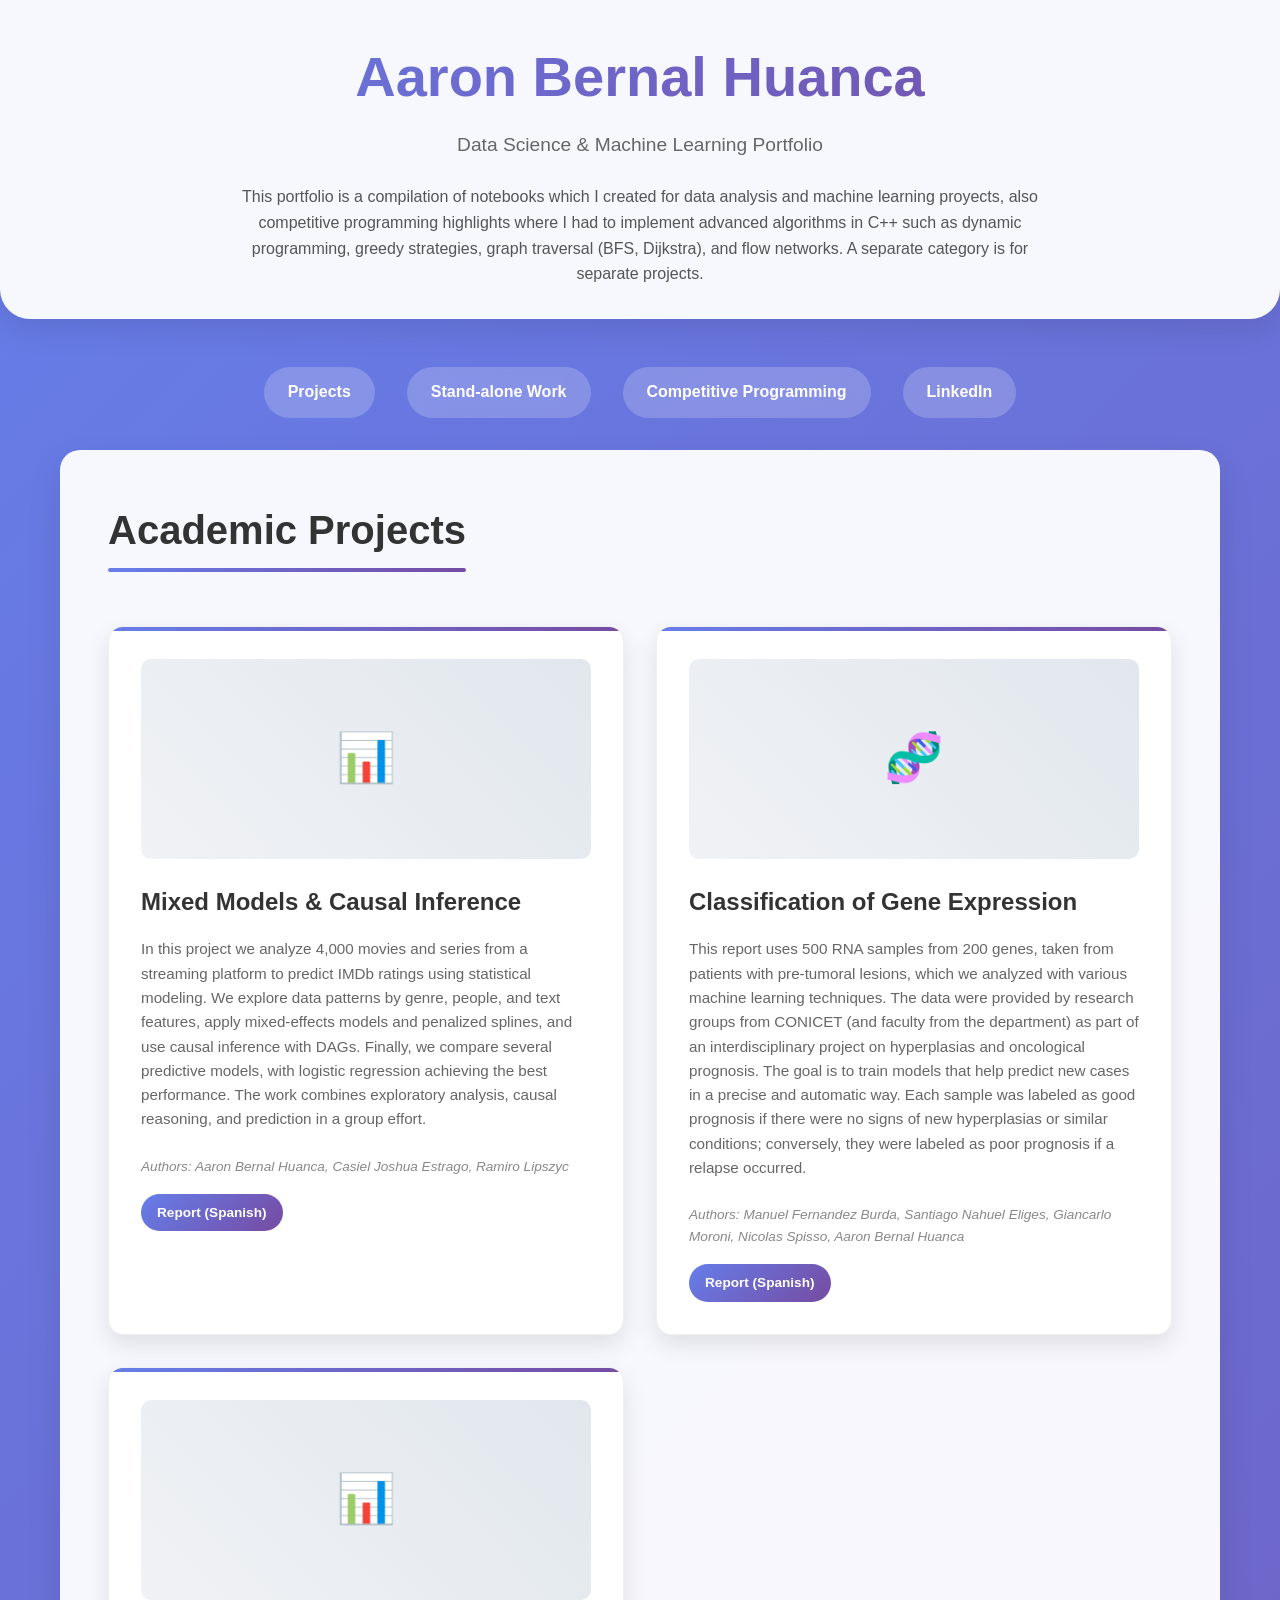
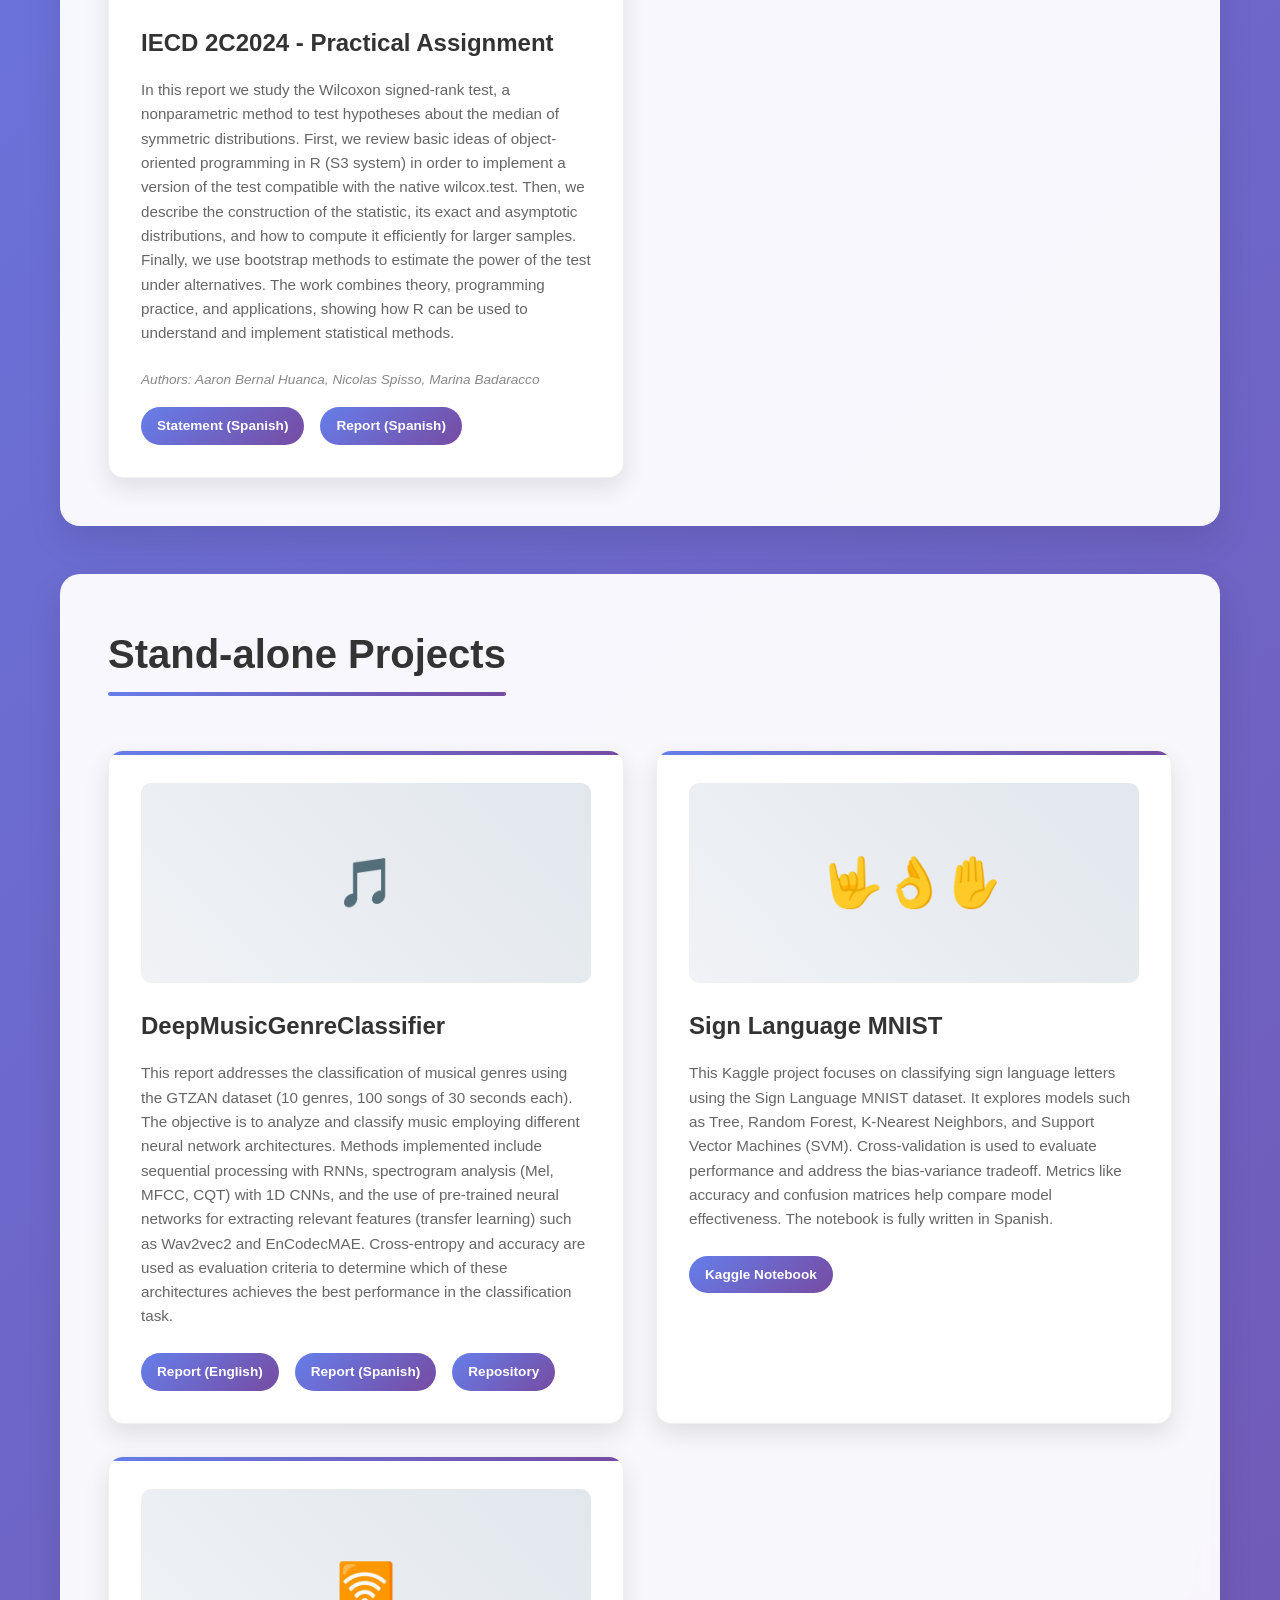
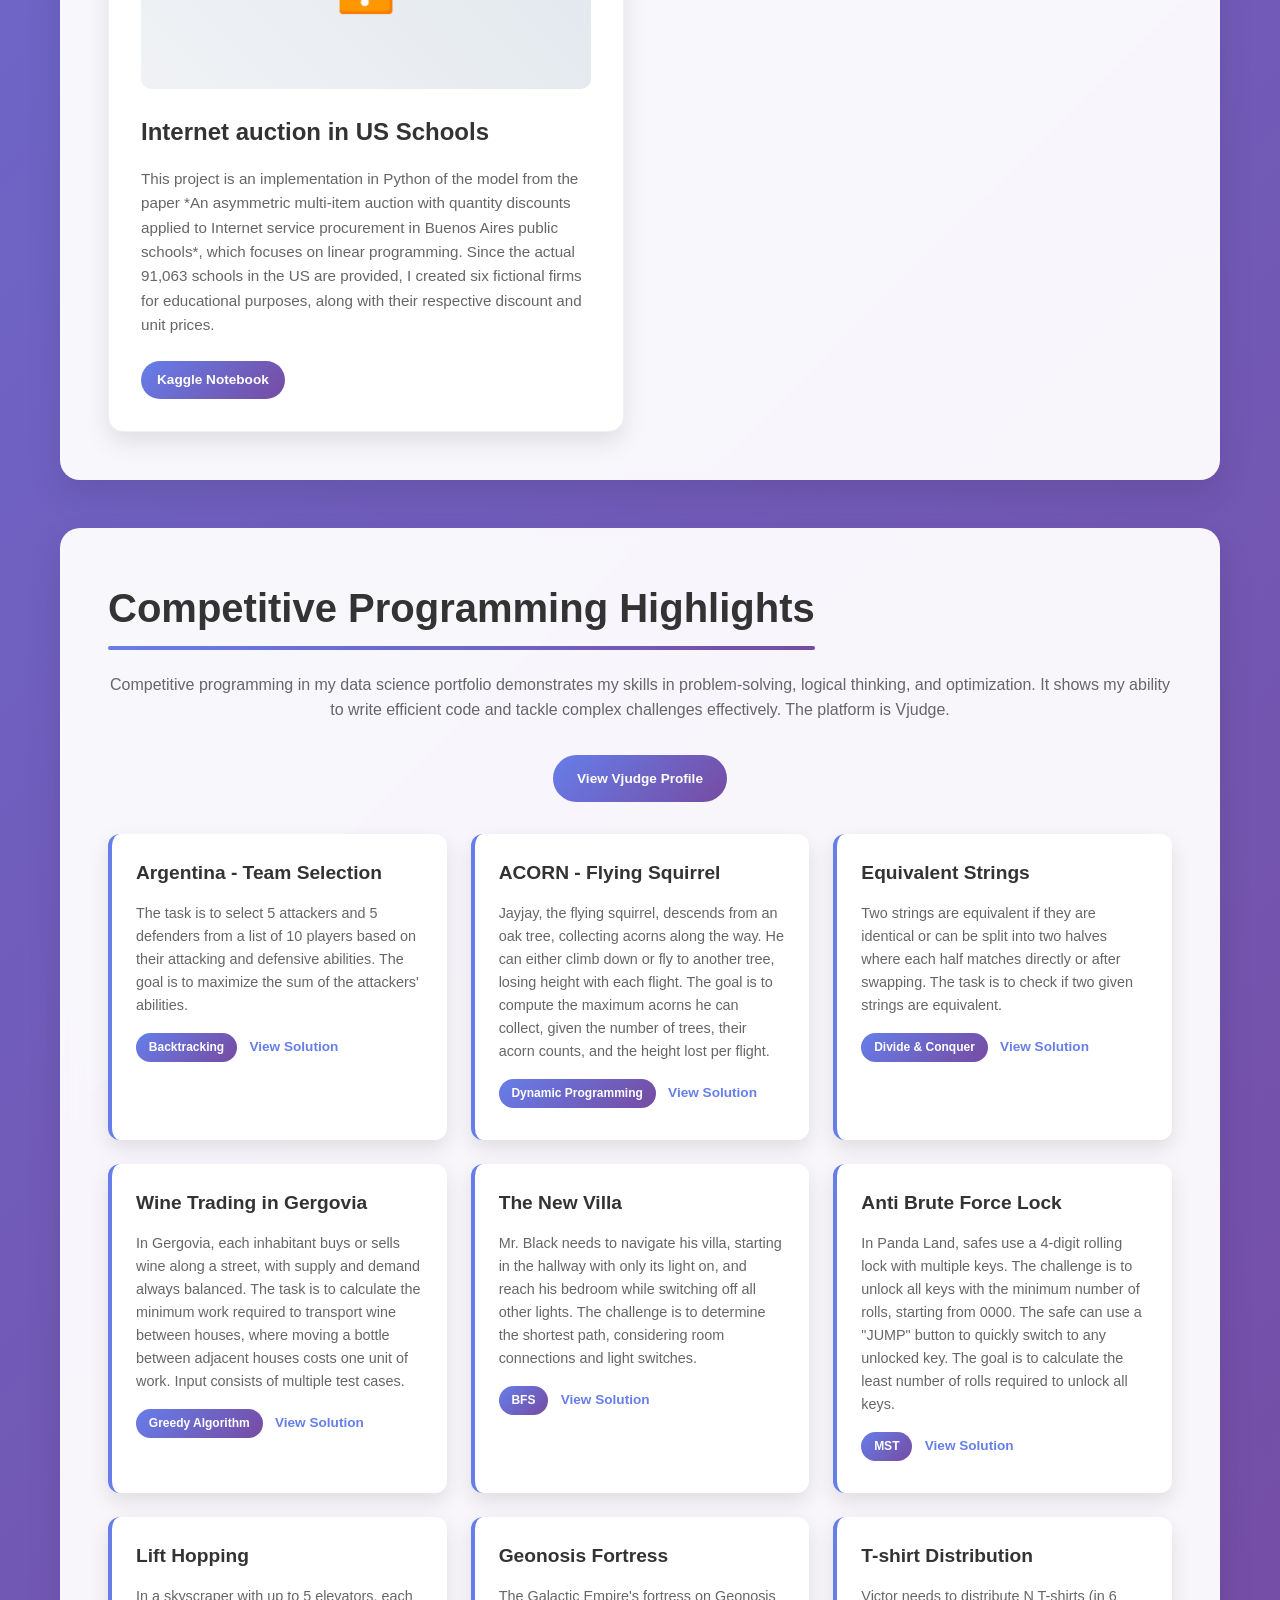
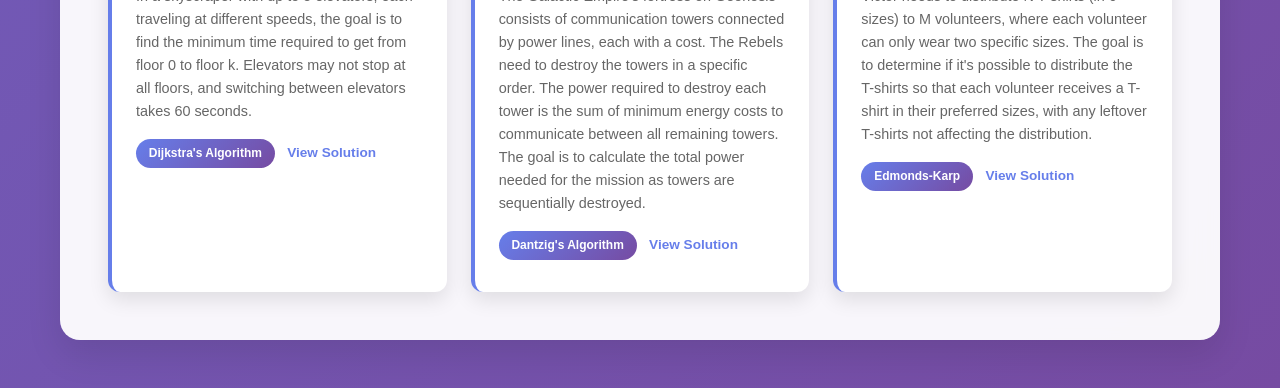
<file: source/portfolio.html>
<!DOCTYPE html>
<!-- saved from url=(0071)file:///C:/Users/aaron/Documents/aaronbernal28.github.io/portfolio.html -->
<html lang="en"><head><meta http-equiv="Content-Type" content="text/html; charset=UTF-8">
    
    <meta name="viewport" content="width=device-width, initial-scale=1.0">
    <title>Aaron Bernal Huanca - Data Science Portfolio</title>
    <style>
        * {
            margin: 0;
            padding: 0;
            box-sizing: border-box;
        }

        body {
            font-family: 'Inter', -apple-system, BlinkMacSystemFont, 'Segoe UI', sans-serif;
            line-height: 1.6;
            color: #333;
            background: linear-gradient(135deg, #667eea 0%, #764ba2 100%);
            min-height: 100vh;
        }

        .container {
            max-width: 1200px;
            margin: 0 auto;
            padding: 0 20px;
        }

        /* Header */
        .header {
            background: rgba(255, 255, 255, 0.95);
            backdrop-filter: blur(10px);
            padding: 2rem 0;
            margin-bottom: 3rem;
            border-radius: 0 0 30px 30px;
            box-shadow: 0 10px 30px rgba(0, 0, 0, 0.1);
        }

        .header h1 {
            font-size: 3.5rem;
            font-weight: 800;
            background: linear-gradient(135deg, #667eea, #764ba2);
            -webkit-background-clip: text;
            background-clip: text;
            -webkit-text-fill-color: transparent;
            text-align: center;
            margin-bottom: 0.5rem;
        }

        .header .subtitle {
            text-align: center;
            font-size: 1.2rem;
            color: #666;
            font-weight: 300;
        }

        /* Navigation */
        .nav {
            display: flex;
            justify-content: center;
            gap: 2rem;
            margin: 2rem 0;
            flex-wrap: wrap;
        }

        .nav-item {
            background: rgba(255, 255, 255, 0.2);
            color: white;
            padding: 0.8rem 1.5rem;
            border-radius: 50px;
            text-decoration: none;
            font-weight: 600;
            transition: all 0.3s ease;
            backdrop-filter: blur(10px);
        }

        .nav-item:hover {
            background: rgba(255, 255, 255, 0.3);
            transform: translateY(-2px);
            box-shadow: 0 5px 15px rgba(0, 0, 0, 0.2);
        }

        /* Section styling */
        .section {
            background: rgba(255, 255, 255, 0.95);
            margin-bottom: 3rem;
            border-radius: 20px;
            padding: 3rem;
            box-shadow: 0 15px 35px rgba(0, 0, 0, 0.1);
            backdrop-filter: blur(10px);
            transform: translateY(20px);
            animation: fadeInUp 0.6s ease forwards;
        }

        @keyframes fadeInUp {
            to {
                opacity: 1;
                transform: translateY(0);
            }
        }

        .section h2 {
            font-size: 2.5rem;
            margin-bottom: 2rem;
            color: #333;
            position: relative;
            display: inline-block;
        }

        .section h2::after {
            content: '';
            position: absolute;
            bottom: -10px;
            left: 0;
            width: 100%;
            height: 4px;
            background: linear-gradient(135deg, #667eea, #764ba2);
            border-radius: 2px;
        }

        /* Project cards */
        .projects-grid {
            display: grid;
            grid-template-columns: repeat(auto-fit, minmax(350px, 1fr));
            gap: 2rem;
            margin-top: 2rem;
        }

        .project-card {
            background: white;
            border-radius: 15px;
            padding: 2rem;
            box-shadow: 0 10px 25px rgba(0, 0, 0, 0.1);
            transition: all 0.3s ease;
            border: 1px solid #f0f0f0;
            position: relative;
            overflow: hidden;
        }

        .project-card::before {
            content: '';
            position: absolute;
            top: 0;
            left: 0;
            width: 100%;
            height: 4px;
            background: linear-gradient(135deg, #667eea, #764ba2);
        }

        .project-card:hover {
            transform: translateY(-5px);
            box-shadow: 0 20px 40px rgba(0, 0, 0, 0.15);
        }

        .project-image {
            width: 100%;
            height: 200px;
            background: linear-gradient(45deg, #f0f2f5, #e1e7ed);
            border-radius: 10px;
            margin-bottom: 1.5rem;
            display: flex;
            align-items: center;
            justify-content: center;
            font-size: 3rem;
            color: #667eea;
            position: relative;
            overflow: hidden;
        }

        .project-image::after {
            content: '📊';
            position: absolute;
        }

        .project-card h3 {
            font-size: 1.5rem;
            margin-bottom: 1rem;
            color: #333;
            font-weight: 700;
        }

        .project-card p {
            color: #666;
            margin-bottom: 1.5rem;
            font-size: 0.95rem;
        }

        .authors {
            font-size: 0.85rem;
            color: #888;
            margin-bottom: 1rem;
            font-style: italic;
        }

        .project-links {
            display: flex;
            gap: 1rem;
            flex-wrap: wrap;
        }

        .project-link {
            background: linear-gradient(135deg, #667eea, #764ba2);
            color: white;
            padding: 0.5rem 1rem;
            border-radius: 25px;
            text-decoration: none;
            font-size: 0.85rem;
            font-weight: 600;
            transition: all 0.3s ease;
        }

        .project-link:hover {
            transform: translateY(-2px);
            box-shadow: 0 5px 15px rgba(102, 126, 234, 0.4);
        }

        /* Competitive programming section */
        .cp-grid {
            display: grid;
            grid-template-columns: repeat(auto-fit, minmax(300px, 1fr));
            gap: 1.5rem;
            margin-top: 2rem;
        }

        .cp-card {
            background: white;
            border-radius: 12px;
            padding: 1.5rem;
            box-shadow: 0 8px 20px rgba(0, 0, 0, 0.1);
            transition: all 0.3s ease;
            border-left: 4px solid #667eea;
        }

        .cp-card:hover {
            transform: translateX(5px);
            box-shadow: 0 12px 25px rgba(0, 0, 0, 0.15);
        }

        .cp-card h4 {
            color: #333;
            margin-bottom: 0.8rem;
            font-size: 1.2rem;
        }

        .cp-card p {
            color: #666;
            font-size: 0.9rem;
            margin-bottom: 1rem;
        }

        .algorithm-tag {
            background: linear-gradient(135deg, #667eea, #764ba2);
            color: white;
            padding: 0.3rem 0.8rem;
            border-radius: 15px;
            font-size: 0.75rem;
            font-weight: 600;
            display: inline-block;
            margin-right: 0.5rem;
            margin-bottom: 0.5rem;
        }

        .cp-link {
            color: #667eea;
            text-decoration: none;
            font-weight: 600;
            font-size: 0.85rem;
        }

        .cp-link:hover {
            text-decoration: underline;
        }

        /* Profile link */
        .profile-link {
            display: inline-flex;
            align-items: center;
            background: rgba(255, 255, 255, 0.2);
            color: white;
            padding: 0.8rem 1.5rem;
            border-radius: 50px;
            text-decoration: none;
            font-weight: 600;
            margin: 1rem 0;
            transition: all 0.3s ease;
            backdrop-filter: blur(10px);
        }

        .profile-link:hover {
            background: rgba(255, 255, 255, 0.3);
            transform: translateY(-2px);
        }

        /* Responsive design */
        @media (max-width: 768px) {
            .header h1 {
                font-size: 2.5rem;
            }
            
            .section {
                padding: 2rem;
                margin-bottom: 2rem;
            }
            
            .section h2 {
                font-size: 2rem;
            }
            
            .projects-grid {
                grid-template-columns: 1fr;
            }
            
            .cp-grid {
                grid-template-columns: 1fr;
            }
            
            .nav {
                gap: 1rem;
            }
        }

        /* Special icons for different project types */
        .project-card[data-type="ml"] .project-image::after { content: '🤖'; }
        .project-card[data-type="stats"] .project-image::after { content: '📊'; }
        .project-card[data-type="bio"] .project-image::after { content: '🧬'; }
        .project-card[data-type="music"] .project-image::after { content: '🎵'; }
        .project-card[data-type="vision"] .project-image::after { content: '🤟👌✋'; }
        .project-card[data-type="optimization"] .project-image::after { content: '🛜'; }
    </style>
</head>
<body>
    <div class="header">
        <div class="container">
            <h1>Aaron Bernal Huanca</h1>
            <p class="subtitle">Data Science &amp; Machine Learning Portfolio</p>
            <p style="text-align: center; margin-top: 1.5rem; font-size: 1rem; color: #555; max-width: 800px; margin-left: auto; margin-right: auto; line-height: 1.6;">
                This portfolio is a compilation of notebooks which I created for data analysis and machine learning proyects, also competitive programming highlights where I had to implement advanced algorithms in C++ such as dynamic programming, greedy strategies, graph traversal (BFS, Dijkstra), and flow networks. A separate category is for separate projects.
            </p>
        </div>
    </div>

    <div class="container">
        <nav class="nav">
            <a href="file:///C:/Users/aaron/Documents/aaronbernal28.github.io/portfolio.html#projects" class="nav-item">Projects</a>
            <a href="file:///C:/Users/aaron/Documents/aaronbernal28.github.io/portfolio.html#standalone" class="nav-item">Stand-alone Work</a>
            <a href="file:///C:/Users/aaron/Documents/aaronbernal28.github.io/portfolio.html#competitive" class="nav-item">Competitive Programming</a>
            <a href="https://www.linkedin.com/in/aaronbernal28/" class="nav-item" target="_blank">LinkedIn</a>
        </nav>

        <section id="projects" class="section" style="opacity: 1; transform: translateY(0px);">
            <h2>Academic Projects</h2>
            <div class="projects-grid">
                <div class="project-card" data-type="stats" style="transform: translateY(0px) scale(1);">
                    <div class="project-image"></div>
                    <h3>Mixed Models &amp; Causal Inference</h3>
                    <p>In this project we analyze 4,000 movies and series from a streaming platform to predict IMDb ratings using statistical modeling. We explore data patterns by genre, people, and text features, apply mixed-effects models and penalized splines, and use causal inference with DAGs. Finally, we compare several predictive models, with logistic regression achieving the best performance. The work combines exploratory analysis, causal reasoning, and prediction in a group effort.</p>
                    <div class="authors">Authors: Aaron Bernal Huanca, Casiel Joshua Estrago, Ramiro Lipszyc</div>
                    <div class="project-links">
                        <a href="https://github.com/aaronbernal28/aaronbernal28.github.io/blob/b4360871a788b9b4fc5833c4e30fc9d119c9572f/reports/informe_TP2.pdf" class="project-link">Report (Spanish)</a>
                    </div>
                </div>

                <div class="project-card" data-type="bio" style="transform: translateY(0px) scale(1);">
                    <div class="project-image"></div>
                    <h3>Classification of Gene Expression</h3>
                    <p>This report uses 500 RNA samples from 200 genes, taken from patients with pre-tumoral lesions, which we analyzed with various machine learning techniques. The data were provided by research groups from CONICET (and faculty from the department) as part of an interdisciplinary project on hyperplasias and oncological prognosis. The goal is to train models that help predict new cases in a precise and automatic way. Each sample was labeled as good prognosis if there were no signs of new hyperplasias or similar conditions; conversely, they were labeled as poor prognosis if a relapse occurred.</p>
                    <div class="authors">Authors: Manuel Fernandez Burda, Santiago Nahuel Eliges, Giancarlo Moroni, Nicolas Spisso, Aaron Bernal Huanca</div>
                    <div class="project-links">
                        <a href="https://drive.google.com/file/d/1o3kq4J8i0jMBt8mDWLyuVQ5VTc-W795W/view?usp=sharing" class="project-link">Report (Spanish)</a>
                    </div>
                </div>

                <div class="project-card" data-type="stats" style="transform: translateY(0px) scale(1);">
                    <div class="project-image"></div>
                    <h3>IECD 2C2024 - Practical Assignment</h3>
                    <p>In this report we study the Wilcoxon signed-rank test, a nonparametric method to test hypotheses about the median of symmetric distributions. First, we review basic ideas of object-oriented programming in R (S3 system) in order to implement a version of the test compatible with the native wilcox.test. Then, we describe the construction of the statistic, its exact and asymptotic distributions, and how to compute it efficiently for larger samples. Finally, we use bootstrap methods to estimate the power of the test under alternatives. The work combines theory, programming practice, and applications, showing how R can be used to understand and implement statistical methods.</p>
                    <div class="authors">Authors: Aaron Bernal Huanca, Nicolas Spisso, Marina Badaracco</div>
                    <div class="project-links">
                        <a href="https://drive.google.com/file/d/1zC2OzRBSgIApm09ChP9tCHJvfGvjtaqh/view?usp=sharing" class="project-link">Statement (Spanish)</a>
                        <a href="https://drive.google.com/file/d/1mNRLZLcxYUR-iNTL-R0HPEitANBQtkPC/view?usp=sharing" class="project-link">Report (Spanish)</a>
                    </div>
                </div>
            </div>
        </section>

        <section id="standalone" class="section" style="opacity: 1; transform: translateY(0px);">
            <h2>Stand-alone Projects</h2>
            <div class="projects-grid">
                <div class="project-card" data-type="music" style="transform: translateY(0px) scale(1);">
                    <div class="project-image"></div>
                    <h3>DeepMusicGenreClassifier</h3>
                    <p>This report addresses the classification of musical genres using the GTZAN dataset (10 genres, 100 songs of 30 seconds each). The objective is to analyze and classify music employing different neural network architectures. Methods implemented include sequential processing with RNNs, spectrogram analysis (Mel, MFCC, CQT) with 1D CNNs, and the use of pre-trained neural networks for extracting relevant features (transfer learning) such as Wav2vec2 and EnCodecMAE. Cross-entropy and accuracy are used as evaluation criteria to determine which of these architectures achieves the best performance in the classification task.</p>
                    <div class="project-links">
                        <a href="https://drive.google.com/file/d/1XE_I1uaKtk1UVR3KdBVfysUpUKZOANTS/view?usp=sharing" class="project-link">Report (English)</a>
                        <a href="https://github.com/aaronbernal28/DeepMusicGenreClassifier/blob/7a93485d191dd292acc010750424d847092432f1/Informe_PSAH_bernal.pdf" class="project-link">Report (Spanish)</a><a href="https://github.com/aaronbernal28/DeepMusicGenreClassifier" class="project-link">Repository</a>
                    </div>
                </div>

                <div class="project-card" data-type="vision" style="transform: translateY(0px) scale(1);">
                    <div class="project-image"></div>
                    <h3>Sign Language MNIST</h3>
                    <p>This Kaggle project focuses on classifying sign language letters using the Sign Language MNIST dataset. It explores models such as Tree, Random Forest, K-Nearest Neighbors, and Support Vector Machines (SVM). Cross-validation is used to evaluate performance and address the bias-variance tradeoff. Metrics like accuracy and confusion matrices help compare model effectiveness. The notebook is fully written in Spanish.</p>
                    <div class="project-links">
                        <a href="https://www.kaggle.com/code/aarnbernal/sign-language-mnist" class="project-link">Kaggle Notebook</a>
                    </div>
                </div>

                <div class="project-card" data-type="optimization" style="transform: translateY(0px) scale(1);">
                    <div class="project-image"></div>
                    <h3>Internet auction in US Schools</h3>
                    <p>This project is an implementation in Python of the model from the paper *An asymmetric multi-item auction with quantity discounts applied to Internet service procurement in Buenos Aires public schools*, which focuses on linear programming. Since the actual 91,063 schools in the US are provided, I created six fictional firms for educational purposes, along with their respective discount and unit prices.</p>
                    <div class="project-links">
                        <a href="https://www.kaggle.com/code/aarnbernal/internet-auction-in-us-schools" class="project-link">Kaggle Notebook</a>

</div>
                </div>
            </div>
        </section>

        <section id="competitive" class="section" style="opacity: 1; transform: translateY(0px);">
            <h2>Competitive Programming Highlights</h2>
            <p style="margin-bottom: 2rem; color: #666; text-align: center;">
                Competitive programming in my data science portfolio demonstrates my skills in problem-solving, logical thinking, and optimization. It shows my ability to write efficient code and tackle complex challenges effectively. The platform is Vjudge.
            </p>
            
            <div style="text-align: center; margin-bottom: 2rem;">
                <a href="https://vjudge.net/user/aaron_bernal" class="project-link" target="_blank" style="background: linear-gradient(135deg, #667eea, #764ba2); color: white; padding: 0.8rem 1.5rem; border-radius: 50px; text-decoration: none; font-weight: 600; display: inline-block;">
                    View Vjudge Profile
                </a>
            </div>

            <div class="cp-grid">
                <div class="cp-card">
                    <h4>Argentina - Team Selection</h4>
                    <p>The task is to select 5 attackers and 5 defenders from a list of 10 players based on their attacking and defensive abilities. The goal is to maximize the sum of the attackers' abilities.</p>
                    <div class="algorithm-tag">Backtracking</div>
                    <a href="https://vjudge.net/solution/50555912/DUjEFQ2r9EikgZdmi5gl" class="cp-link" target="_blank">View Solution</a>
                </div>

                <div class="cp-card">
                    <h4>ACORN - Flying Squirrel</h4>
                    <p>Jayjay, the flying squirrel, descends from an oak tree, collecting acorns along the way. He can either climb down or fly to another tree, losing height with each flight. The goal is to compute the maximum acorns he can collect, given the number of trees, their acorn counts, and the height lost per flight.</p>
                    <div class="algorithm-tag">Dynamic Programming</div>
                    <a href="https://vjudge.net/solution/50555998/JoXZzl5GpxC8CJVxv9FN" class="cp-link" target="_blank">View Solution</a>
                </div>

                <div class="cp-card">
                    <h4>Equivalent Strings</h4>
                    <p>Two strings are equivalent if they are identical or can be split into two halves where each half matches directly or after swapping. The task is to check if two given strings are equivalent.</p>
                    <div class="algorithm-tag">Divide &amp; Conquer</div>
                    <a href="https://vjudge.net/solution/50690686/EkVrOSRbFNVtlQyggX96" class="cp-link" target="_blank">View Solution</a>
                </div>

                <div class="cp-card">
                    <h4>Wine Trading in Gergovia</h4>
                    <p>In Gergovia, each inhabitant buys or sells wine along a street, with supply and demand always balanced. The task is to calculate the minimum work required to transport wine between houses, where moving a bottle between adjacent houses costs one unit of work. Input consists of multiple test cases.</p>
                    <div class="algorithm-tag">Greedy Algorithm</div>
                    <a href="https://vjudge.net/solution/50882918/74NhAgRkjQJoHaAecm4s" class="cp-link" target="_blank">View Solution</a>
                </div>

                <div class="cp-card">
                    <h4>The New Villa</h4>
                    <p>Mr. Black needs to navigate his villa, starting in the hallway with only its light on, and reach his bedroom while switching off all other lights. The challenge is to determine the shortest path, considering room connections and light switches.</p>
                    <div class="algorithm-tag">BFS</div>
                    <a href="https://vjudge.net/solution/53216512/xBdtX0xkkEhlLW7dZqkI" class="cp-link" target="_blank">View Solution</a>
                </div>

                <div class="cp-card">
                    <h4>Anti Brute Force Lock</h4>
                    <p>In Panda Land, safes use a 4-digit rolling lock with multiple keys. The challenge is to unlock all keys with the minimum number of rolls, starting from 0000. The safe can use a "JUMP" button to quickly switch to any unlocked key. The goal is to calculate the least number of rolls required to unlock all keys.</p>
                    <div class="algorithm-tag">MST</div>
                    <a href="https://vjudge.net/solution/51559789/nPGSzMxUaLYUVgdRgKWh" class="cp-link" target="_blank">View Solution</a>
                </div>

                <div class="cp-card">
                    <h4>Lift Hopping</h4>
                    <p>In a skyscraper with up to 5 elevators, each traveling at different speeds, the goal is to find the minimum time required to get from floor 0 to floor k. Elevators may not stop at all floors, and switching between elevators takes 60 seconds.</p>
                    <div class="algorithm-tag">Dijkstra's Algorithm</div>
                    <a href="https://vjudge.net/solution/51666430/SGWzRqQbBXR3B6TuU5zb" class="cp-link" target="_blank">View Solution</a>
                </div>

                <div class="cp-card">
                    <h4>Geonosis Fortress</h4>
                    <p>The Galactic Empire's fortress on Geonosis consists of communication towers connected by power lines, each with a cost. The Rebels need to destroy the towers in a specific order. The power required to destroy each tower is the sum of minimum energy costs to communicate between all remaining towers. The goal is to calculate the total power needed for the mission as towers are sequentially destroyed.</p>
                    <div class="algorithm-tag">Dantzig's Algorithm</div>
                    <a href="https://vjudge.net/solution/51862270/8cfpfeEB6ndL87T03xIL" class="cp-link" target="_blank">View Solution</a>
                </div>

                <div class="cp-card">
                    <h4>T-shirt Distribution</h4>
                    <p>Victor needs to distribute N T-shirts (in 6 sizes) to M volunteers, where each volunteer can only wear two specific sizes. The goal is to determine if it's possible to distribute the T-shirts so that each volunteer receives a T-shirt in their preferred sizes, with any leftover T-shirts not affecting the distribution.</p>
                    <div class="algorithm-tag">Edmonds-Karp</div>
                    <a href="https://vjudge.net/solution/53307955/lrmVU68nqRBQqmiSFlLF" class="cp-link" target="_blank">View Solution</a>
                </div>
            </div>
        </section>
    </div>

    <script>
        // Add smooth scrolling for navigation
        document.querySelectorAll('a[href^="#"]').forEach(anchor => {
            anchor.addEventListener('click', function (e) {
                e.preventDefault();
                const target = document.querySelector(this.getAttribute('href'));
                if (target) {
                    target.scrollIntoView({
                        behavior: 'smooth',
                        block: 'start'
                    });
                }
            });
        });

        // Add fade-in animation on scroll
        const observerOptions = {
            threshold: 0.1,
            rootMargin: '0px 0px -50px 0px'
        };

        const observer = new IntersectionObserver((entries) => {
            entries.forEach(entry => {
                if (entry.isIntersecting) {
                    entry.target.style.opacity = '1';
                    entry.target.style.transform = 'translateY(0)';
                }
            });
        }, observerOptions);

        document.querySelectorAll('.section').forEach(section => {
            section.style.opacity = '0';
            observer.observe(section);
        });

        // Add hover effects for project cards
        document.querySelectorAll('.project-card').forEach(card => {
            card.addEventListener('mouseenter', function() {
                this.style.transform = 'translateY(-8px) scale(1.02)';
            });
            
            card.addEventListener('mouseleave', function() {
                this.style.transform = 'translateY(0) scale(1)';
            });
        });
    </script>

</body></html>
</file>
